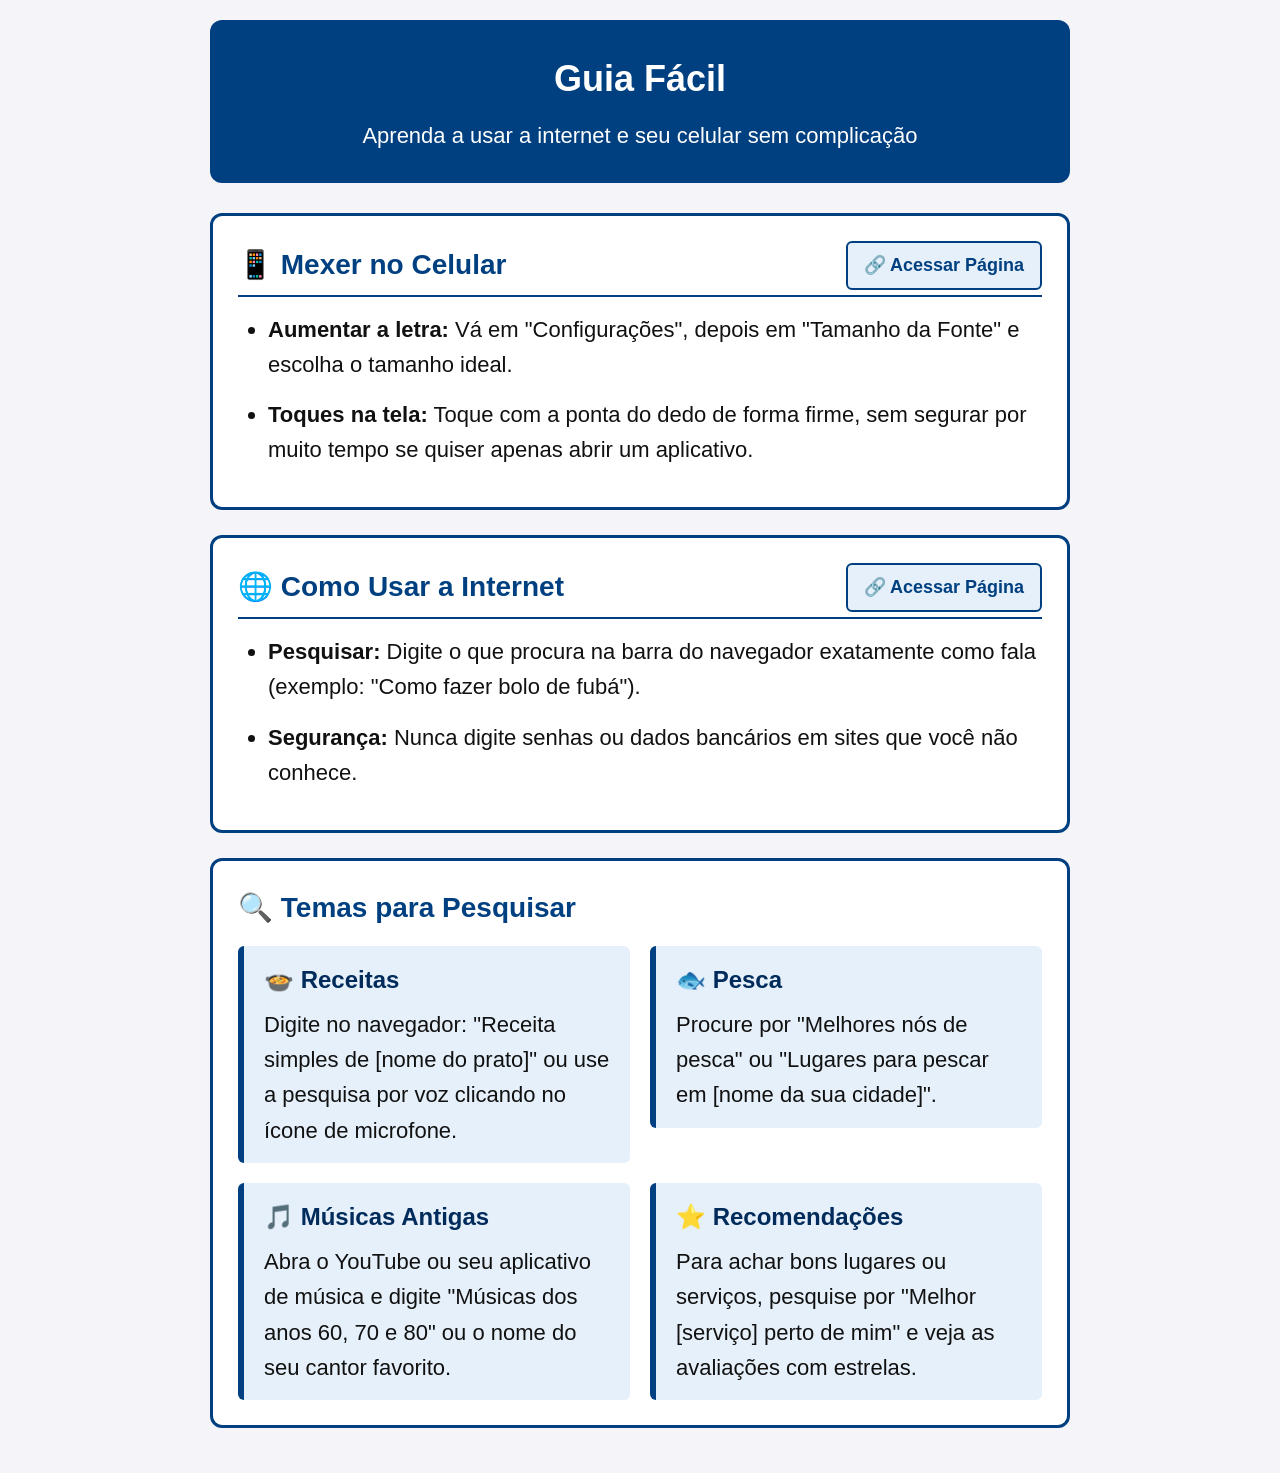
<file: index.html>
<!DOCTYPE html>
<html lang="pt-BR">
<head>
  <meta charset="UTF-8">
  <meta name="viewport" content="width=device-width, initial-scale=1.0">
  <title>Guia Fácil - Conectando Você</title>
  <link rel="stylesheet" href="style.css">
</head>
<body>

  <header>
    <h1>Guia Fácil</h1>
    <p>Aprenda a usar a internet e seu celular sem complicação</p>
  </header>

  <main>
    <!-- Card 1 -->
    <section class="card" id="card-celular">
      <div class="card-header">
        <h2>📱 Mexer no Celular</h2>
        <a href="mexer-no-celular.html" class="btn-abrir" title="Acessar página de Mexer no Celular">🔗 Acessar Página</a>
      </div>
      
      <div class="card-conteudo">
        <ul>
          <li><strong>Aumentar a letra:</strong> Vá em "Configurações", depois em "Tamanho da Fonte" e escolha o tamanho ideal.</li>
          <li><strong>Toques na tela:</strong> Toque com a ponta do dedo de forma firme, sem segurar por muito tempo se quiser apenas abrir um aplicativo.</li>
        </ul>
      </div>
    </section>

    <!-- Card 2 -->
    <section class="card" id="card-internet">
      <div class="card-header">
        <h2>🌐 Como Usar a Internet</h2>
        <a href="como-usar-internet.html" class="btn-abrir" title="Acessar página de Como Usar a Internet">🔗 Acessar Página</a>
      </div>

      <div class="card-conteudo">
        <ul>
          <li><strong>Pesquisar:</strong> Digite o que procura na barra do navegador exatamente como fala (exemplo: "Como fazer bolo de fubá").</li>
          <li><strong>Segurança:</strong> Nunca digite senhas ou dados bancários em sites que você não conhece.</li>
        </ul>
      </div>
    </section>

    <!-- Card 3 -->
    <section class="card">
      <h2>🔍 Temas para Pesquisar</h2>
      <div class="dicas-grid">
        <a href="receitas.html" class="dica-item-link">
          <div class="dica-item">
            <h3>🍲 Receitas</h3>
            <p>Digite no navegador: "Receita simples de [nome do prato]" ou use a pesquisa por voz clicando no ícone de microfone.</p>
          </div>
        </a>
        <a href="pesca.html" class="dica-item-link">
          <div class="dica-item">
            <h3>🐟 Pesca</h3>
            <p>Procure por "Melhores nós de pesca" ou "Lugares para pescar em [nome da sua cidade]".</p>
          </div>
        </a>
        <a href="musicas-antigas.html" class="dica-item-link">
          <div class="dica-item">
            <h3>🎵 Músicas Antigas</h3>
            <p>Abra o YouTube ou seu aplicativo de música e digite "Músicas dos anos 60, 70 e 80" ou o nome do seu cantor favorito.</p>
          </div>
        </a>
        <a href="recomendacoes.html" class="dica-item-link">
          <div class="dica-item">
            <h3>⭐ Recomendações</h3>
            <p>Para achar bons lugares ou serviços, pesquise por "Melhor [serviço] perto de mim" e veja as avaliações com estrelas.</p>
          </div>
        </a>
      </div>
    </section>
  </main>

</body>
</html>
</file>
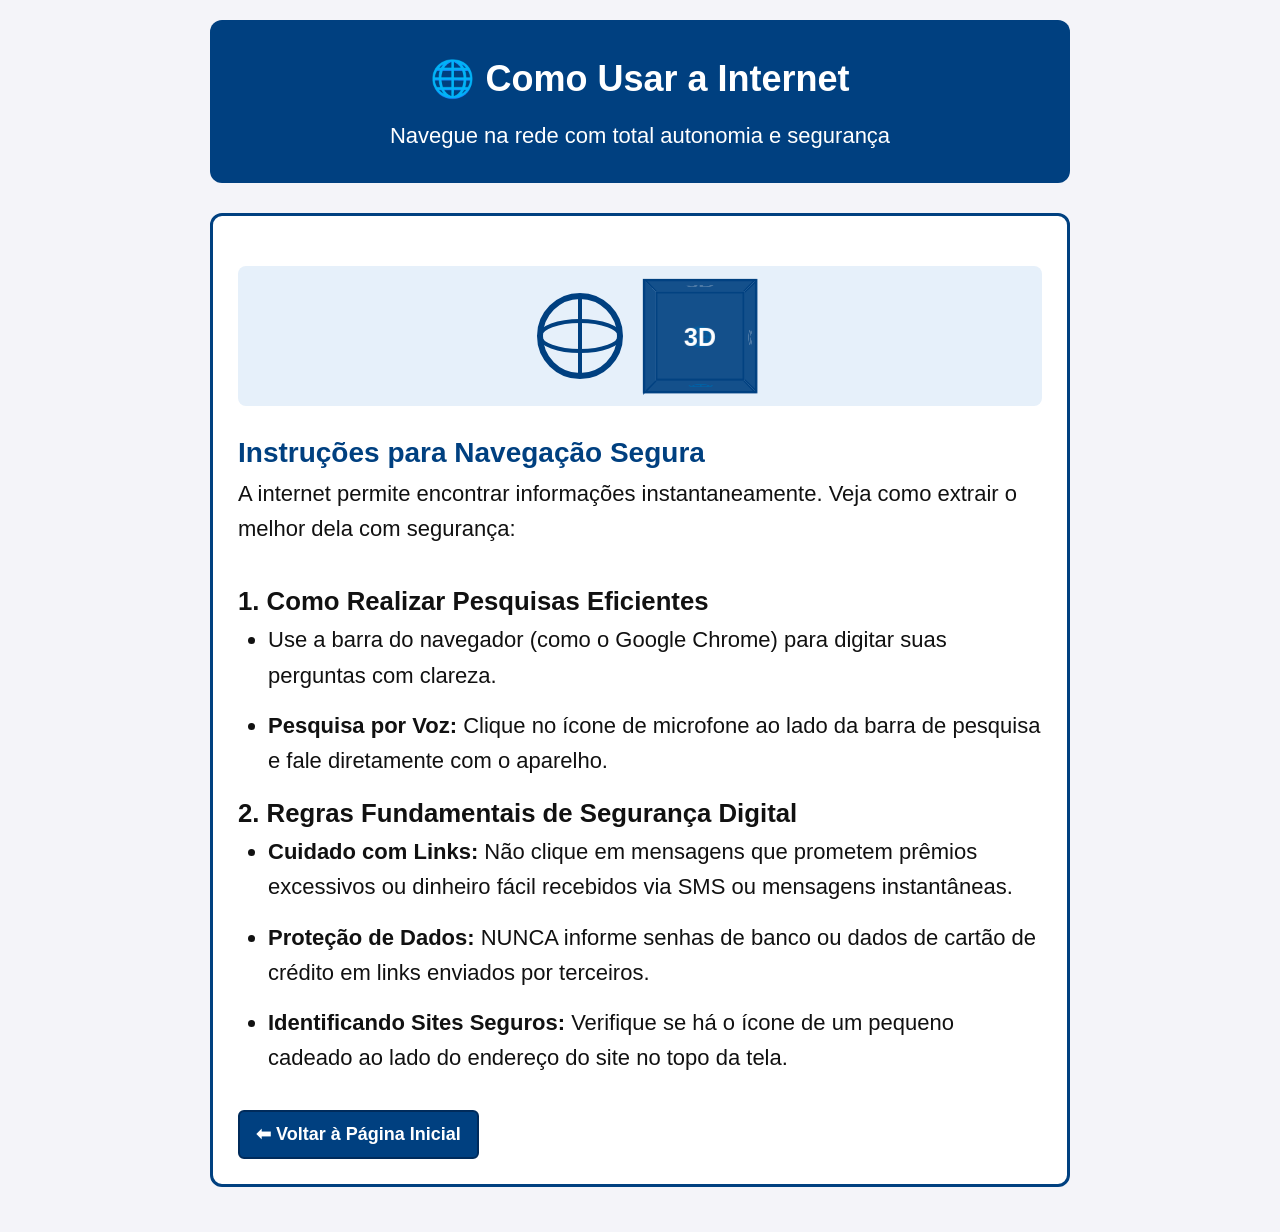
<file: como-usar-internet.html>
<!DOCTYPE html>
<html lang="pt-BR">
<head>
  <meta charset="UTF-8">
  <meta name="viewport" content="width=device-width, initial-scale=1.0">
  <title>Como Usar a Internet - Guia Fácil</title>
  <link rel="stylesheet" href="style.css">
</head>
<body>

  <header>
    <h1>🌐 Como Usar a Internet</h1>
    <p>Navegue na rede com total autonomia e segurança</p>
  </header>

  <main class="card">
    <div class="media-container">
      <svg class="figura-ilustrativa" viewBox="0 0 100 100" width="100" height="100">
        <circle cx="50" cy="50" r="40" stroke="#004080" stroke-width="6" fill="none" />
        <ellipse cx="50" cy="50" rx="40" ry="15" stroke="#004080" stroke-width="4" fill="none" />
        <line x1="50" y1="10" x2="50" y2="90" stroke="#004080" stroke-width="4" />
      </svg>
      
      <div class="scene-3d">
        <div class="cube-3d">
          <div class="cube-face front">3D</div>
          <div class="cube-face back">🌐</div>
          <div class="cube-face right">3D</div>
          <div class="cube-face left">🌐</div>
          <div class="cube-face top">3D</div>
          <div class="cube-face bottom">🌐</div>
        </div>
      </div>
    </div>

    <section class="pagina-secundaria-conteudo">
      <h2>Instruções para Navegação Segura</h2>
      <p>A internet permite encontrar informações instantaneamente. Veja como extrair o melhor dela com segurança:</p>
      <br>

      <h3>1. Como Realizar Pesquisas Eficientes</h3>
      <ul>
        <li>Use a barra do navegador (como o Google Chrome) para digitar suas perguntas com clareza.</li>
        <li><strong>Pesquisa por Voz:</strong> Clique no ícone de microfone ao lado da barra de pesquisa e fale diretamente com o aparelho.</li>
      </ul>

      <h3>2. Regras Fundamentais de Segurança Digital</h3>
      <ul>
        <li><strong>Cuidado com Links:</strong> Não clique em mensagens que prometem prêmios excessivos ou dinheiro fácil recebidos via SMS ou mensagens instantâneas.</li>
        <li><strong>Proteção de Dados:</strong> NUNCA informe senhas de banco ou dados de cartão de crédito em links enviados por terceiros.</li>
        <li><strong>Identificando Sites Seguros:</strong> Verifique se há o ícone de um pequeno cadeado ao lado do endereço do site no topo da tela.</li>
      </ul>
    </section>

    <a href="index.html" class="btn-voltar">⬅ Voltar à Página Inicial</a>
  </main>

</body>
</html>
</file>
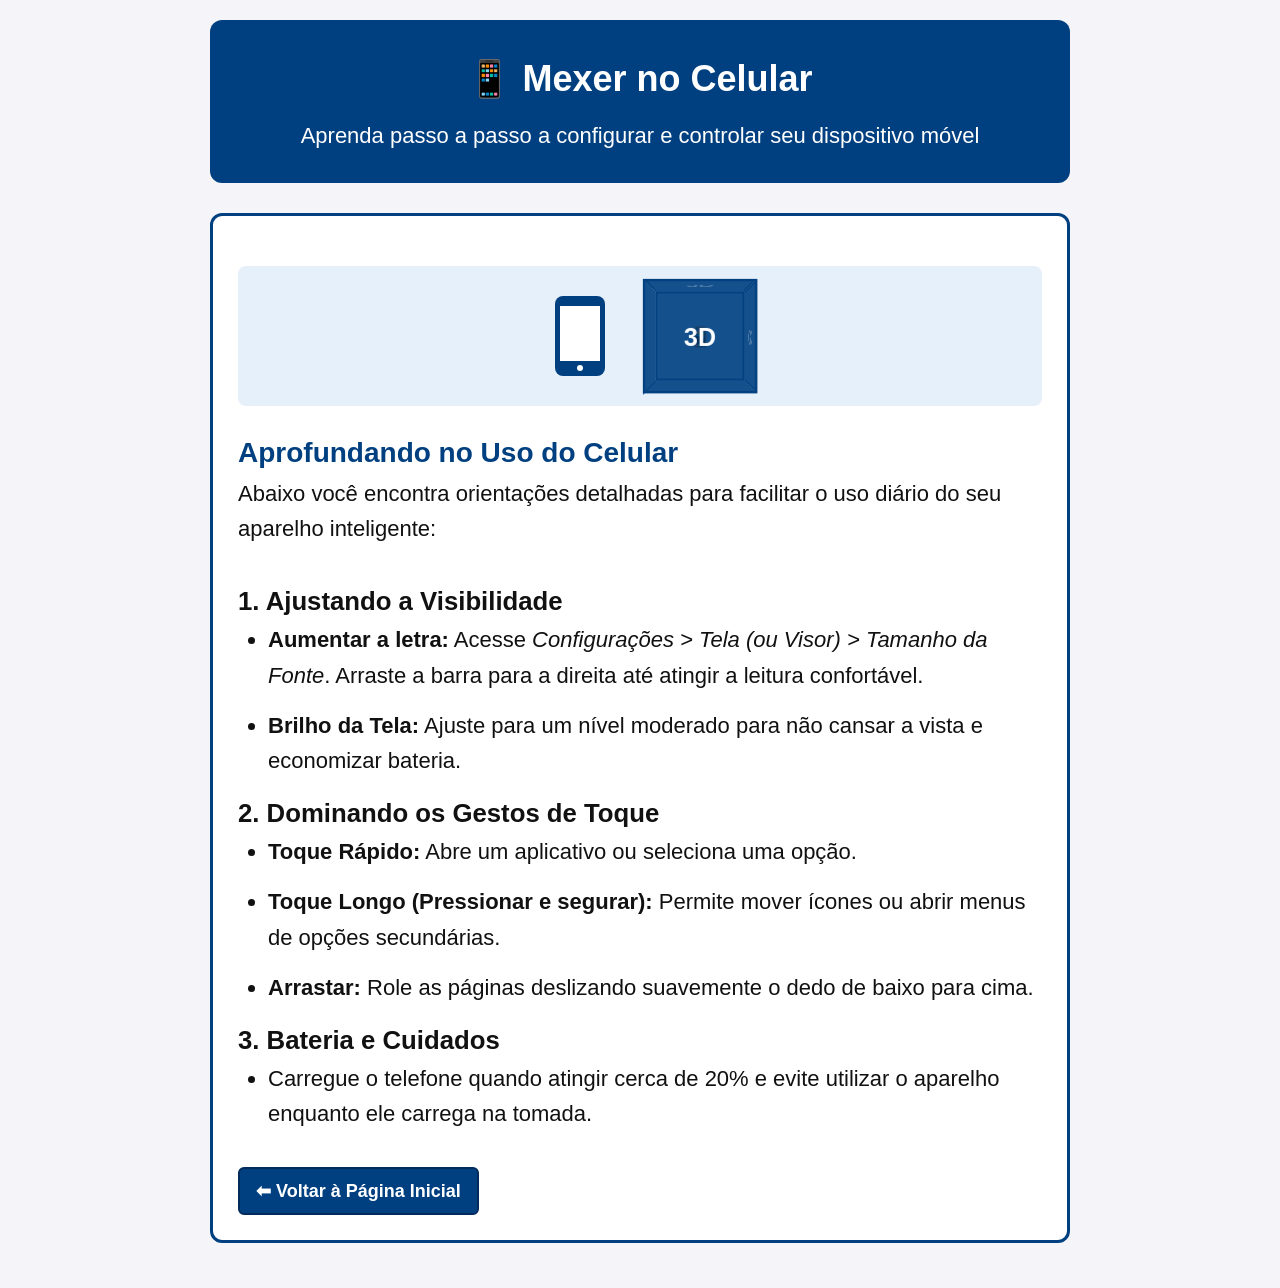
<file: mexer-no-celular.html>
<!DOCTYPE html>
<html lang="pt-BR">
<head>
  <meta charset="UTF-8">
  <meta name="viewport" content="width=device-width, initial-scale=1.0">
  <title>Mexer no Celular - Guia Fácil</title>
  <link rel="stylesheet" href="style.css">
</head>
<body>

  <header>
    <h1>📱 Mexer no Celular</h1>
    <p>Aprenda passo a passo a configurar e controlar seu dispositivo móvel</p>
  </header>

  <main class="card">
    <div class="media-container">
      <svg class="figura-ilustrativa" viewBox="0 0 100 100" width="100" height="100">
        <rect x="25" y="10" width="50" height="80" rx="8" fill="#004080" />
        <rect x="30" y="20" width="40" height="55" fill="#FFFFFF" />
        <circle cx="50" cy="82" r="3" fill="#FFFFFF" />
      </svg>
      
      <div class="scene-3d">
        <div class="cube-3d">
          <div class="cube-face front">3D</div>
          <div class="cube-face back">📱</div>
          <div class="cube-face right">3D</div>
          <div class="cube-face left">📱</div>
          <div class="cube-face top">3D</div>
          <div class="cube-face bottom">📱</div>
        </div>
      </div>
    </div>

    <section class="pagina-secundaria-conteudo">
      <h2>Aprofundando no Uso do Celular</h2>
      <p>Abaixo você encontra orientações detalhadas para facilitar o uso diário do seu aparelho inteligente:</p>
      <br>
      
      <h3>1. Ajustando a Visibilidade</h3>
      <ul>
        <li><strong>Aumentar a letra:</strong> Acesse <em>Configurações > Tela (ou Visor) > Tamanho da Fonte</em>. Arraste a barra para a direita até atingir a leitura confortável.</li>
        <li><strong>Brilho da Tela:</strong> Ajuste para um nível moderado para não cansar a vista e economizar bateria.</li>
      </ul>

      <h3>2. Dominando os Gestos de Toque</h3>
      <ul>
        <li><strong>Toque Rápido:</strong> Abre um aplicativo ou seleciona uma opção.</li>
        <li><strong>Toque Longo (Pressionar e segurar):</strong> Permite mover ícones ou abrir menus de opções secundárias.</li>
        <li><strong>Arrastar:</strong> Role as páginas deslizando suavemente o dedo de baixo para cima.</li>
      </ul>

      <h3>3. Bateria e Cuidados</h3>
      <ul>
        <li>Carregue o telefone quando atingir cerca de 20% e evite utilizar o aparelho enquanto ele carrega na tomada.</li>
      </ul>
    </section>

    <a href="index.html" class="btn-voltar">⬅ Voltar à Página Inicial</a>
  </main>

</body>
</html>
</file>
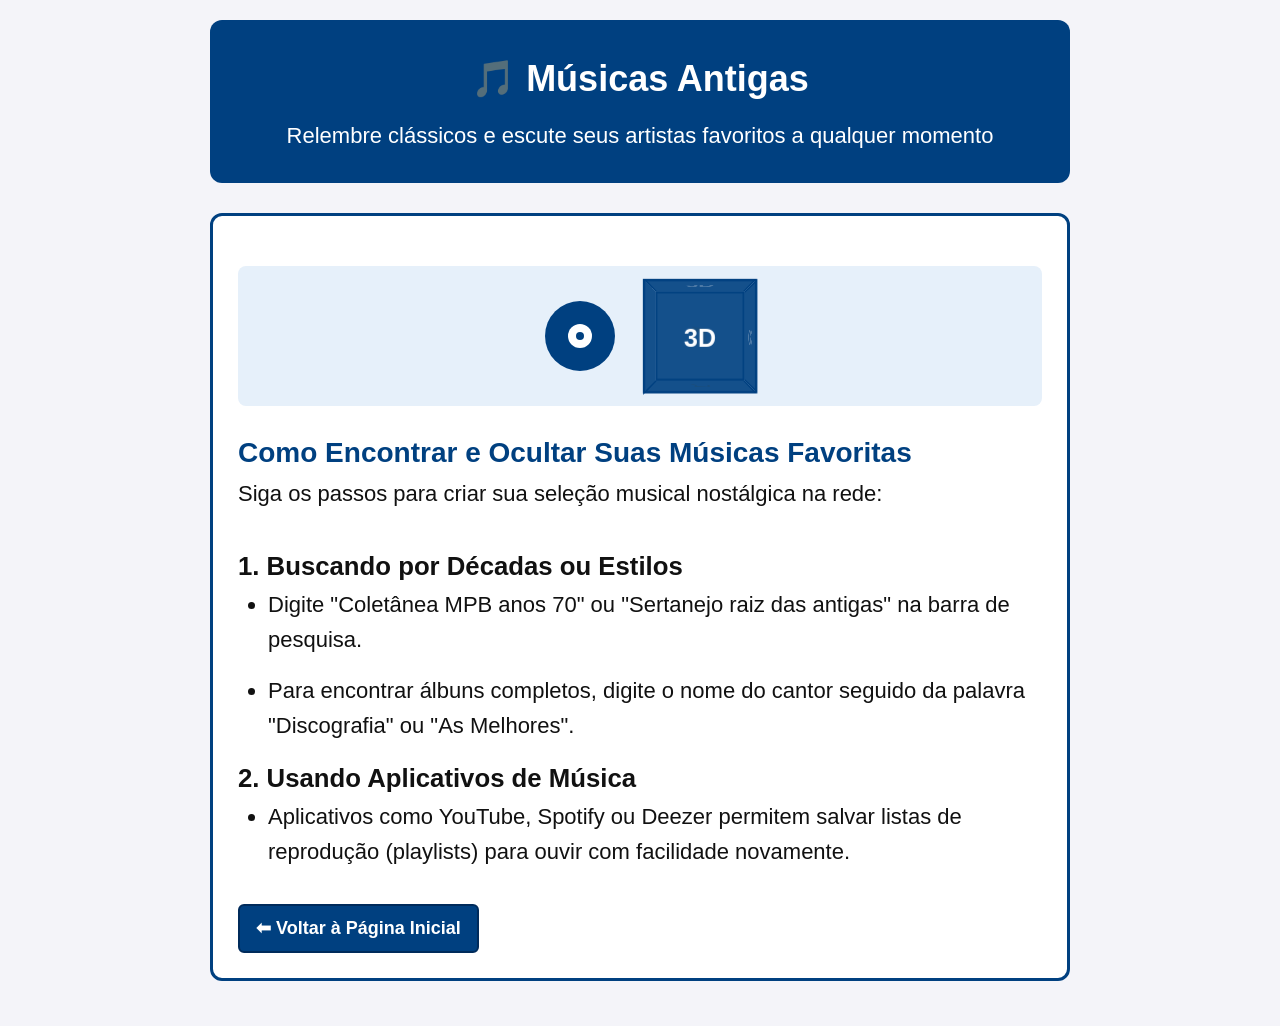
<file: musicas-antigas.html>
<!DOCTYPE html>
<html lang="pt-BR">
<head>
  <meta charset="UTF-8">
  <meta name="viewport" content="width=device-width, initial-scale=1.0">
  <title>Músicas Antigas - Guia Fácil</title>
  <link rel="stylesheet" href="style.css">
</head>
<body>

  <header>
    <h1>🎵 Músicas Antigas</h1>
    <p>Relembre clássicos e escute seus artistas favoritos a qualquer momento</p>
  </header>

  <main class="card">
    <div class="media-container">
      <svg class="figura-ilustrativa" viewBox="0 0 100 100" width="100" height="100">
        <circle cx="50" cy="50" r="35" fill="#004080" />
        <circle cx="50" cy="50" r="12" fill="#FFFFFF" />
        <circle cx="50" cy="50" r="4" fill="#004080" />
      </svg>

      <div class="scene-3d">
        <div class="cube-3d">
          <div class="cube-face front">3D</div>
          <div class="cube-face back">🎵</div>
          <div class="cube-face right">3D</div>
          <div class="cube-face left">🎵</div>
          <div class="cube-face top">3D</div>
          <div class="cube-face bottom">🎵</div>
        </div>
      </div>
    </div>

    <section class="pagina-secundaria-conteudo">
      <h2>Como Encontrar e Ocultar Suas Músicas Favoritas</h2>
      <p>Siga os passos para criar sua seleção musical nostálgica na rede:</p>
      <br>

      <h3>1. Buscando por Décadas ou Estilos</h3>
      <ul>
        <li>Digite "Coletânea MPB anos 70" ou "Sertanejo raiz das antigas" na barra de pesquisa.</li>
        <li>Para encontrar álbuns completos, digite o nome do cantor seguido da palavra "Discografia" ou "As Melhores".</li>
      </ul>

      <h3>2. Usando Aplicativos de Música</h3>
      <ul>
        <li>Aplicativos como YouTube, Spotify ou Deezer permitem salvar listas de reprodução (playlists) para ouvir com facilidade novamente.</li>
      </ul>
    </section>

    <a href="index.html" class="btn-voltar">⬅ Voltar à Página Inicial</a>
  </main>

</body>
</html>
</file>
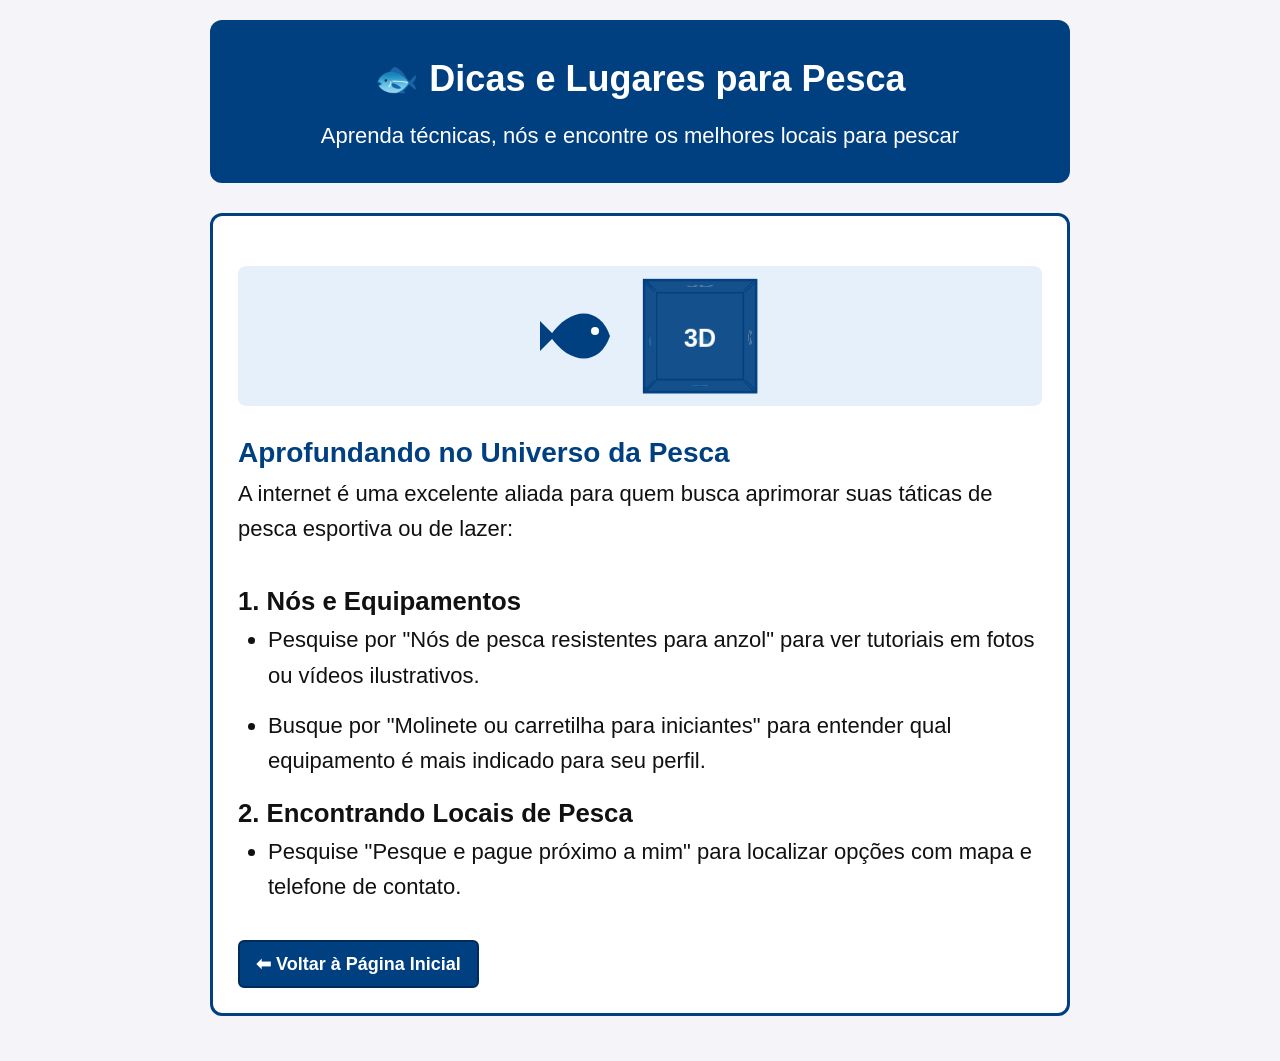
<file: pesca.html>
<!DOCTYPE html>
<html lang="pt-BR">
<head>
  <meta charset="UTF-8">
  <meta name="viewport" content="width=device-width, initial-scale=1.0">
  <title>Pesca - Guia Fácil</title>
  <link rel="stylesheet" href="style.css">
</head>
<body>

  <header>
    <h1>🐟 Dicas e Lugares para Pesca</h1>
    <p>Aprenda técnicas, nós e encontre os melhores locais para pescar</p>
  </header>

  <main class="card">
    <div class="media-container">
      <svg class="figura-ilustrativa" viewBox="0 0 100 100" width="100" height="100">
        <path d="M 20 50 C 40 20, 70 20, 80 50 C 70 80, 40 80, 20 50 Z" fill="#004080" />
        <polygon points="10,35 25,50 10,65" fill="#004080" />
        <circle cx="65" cy="45" r="4" fill="#FFFFFF" />
      </svg>

      <div class="scene-3d">
        <div class="cube-3d">
          <div class="cube-face front">3D</div>
          <div class="cube-face back">🐟</div>
          <div class="cube-face right">3D</div>
          <div class="cube-face left">🐟</div>
          <div class="cube-face top">3D</div>
          <div class="cube-face bottom">🐟</div>
        </div>
      </div>
    </div>

    <section class="pagina-secundaria-conteudo">
      <h2>Aprofundando no Universo da Pesca</h2>
      <p>A internet é uma excelente aliada para quem busca aprimorar suas táticas de pesca esportiva ou de lazer:</p>
      <br>

      <h3>1. Nós e Equipamentos</h3>
      <ul>
        <li>Pesquise por "Nós de pesca resistentes para anzol" para ver tutoriais em fotos ou vídeos ilustrativos.</li>
        <li>Busque por "Molinete ou carretilha para iniciantes" para entender qual equipamento é mais indicado para seu perfil.</li>
      </ul>

      <h3>2. Encontrando Locais de Pesca</h3>
      <ul>
        <li>Pesquise "Pesque e pague próximo a mim" para localizar opções com mapa e telefone de contato.</li>
      </ul>
    </section>

    <a href="index.html" class="btn-voltar">⬅ Voltar à Página Inicial</a>
  </main>

</body>
</html>
</file>
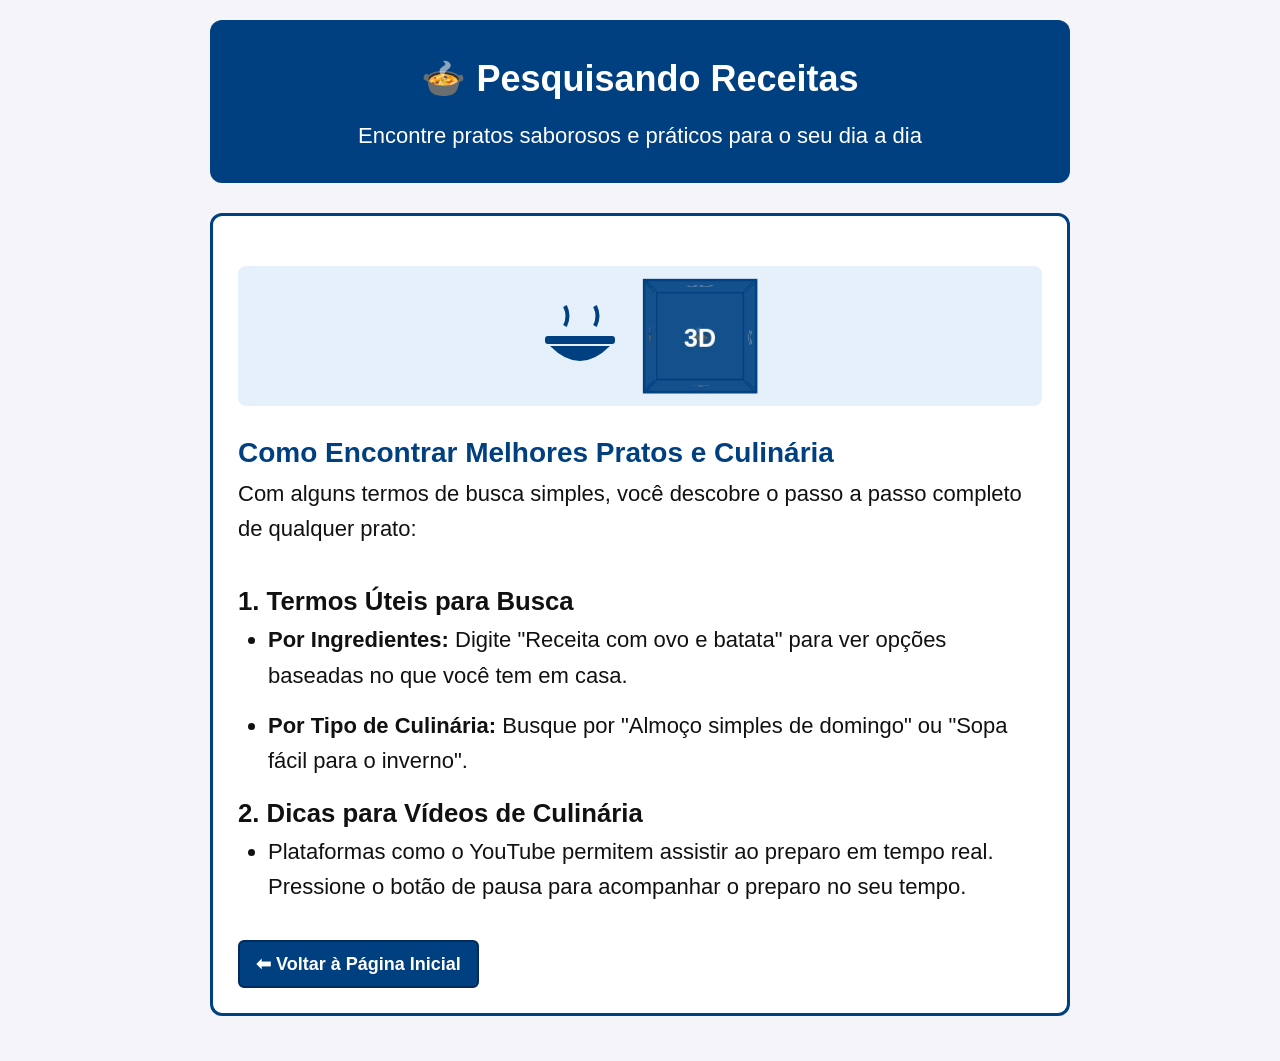
<file: receitas.html>
<!DOCTYPE html>
<html lang="pt-BR">
<head>
  <meta charset="UTF-8">
  <meta name="viewport" content="width=device-width, initial-scale=1.0">
  <title>Receitas - Guia Fácil</title>
  <link rel="stylesheet" href="style.css">
</head>
<body>

  <header>
    <h1>🍲 Pesquisando Receitas</h1>
    <p>Encontre pratos saborosos e práticos para o seu dia a dia</p>
  </header>

  <main class="card">
    <div class="media-container">
      <svg class="figura-ilustrativa" viewBox="0 0 100 100" width="100" height="100">
        <path d="M 20 60 Q 50 90 80 60 Z" fill="#004080" />
        <rect x="15" y="50" width="70" height="8" fill="#004080" rx="3" />
        <path d="M 35 40 Q 40 30 35 20" stroke="#004080" stroke-width="4" fill="none" />
        <path d="M 65 40 Q 70 30 65 20" stroke="#004080" stroke-width="4" fill="none" />
      </svg>

      <div class="scene-3d">
        <div class="cube-3d">
          <div class="cube-face front">3D</div>
          <div class="cube-face back">🍲</div>
          <div class="cube-face right">3D</div>
          <div class="cube-face left">🍲</div>
          <div class="cube-face top">3D</div>
          <div class="cube-face bottom">🍲</div>
        </div>
      </div>
    </div>

    <section class="pagina-secundaria-conteudo">
      <h2>Como Encontrar Melhores Pratos e Culinária</h2>
      <p>Com alguns termos de busca simples, você descobre o passo a passo completo de qualquer prato:</p>
      <br>

      <h3>1. Termos Úteis para Busca</h3>
      <ul>
        <li><strong>Por Ingredientes:</strong> Digite "Receita com ovo e batata" para ver opções baseadas no que você tem em casa.</li>
        <li><strong>Por Tipo de Culinária:</strong> Busque por "Almoço simples de domingo" ou "Sopa fácil para o inverno".</li>
      </ul>

      <h3>2. Dicas para Vídeos de Culinária</h3>
      <ul>
        <li>Plataformas como o YouTube permitem assistir ao preparo em tempo real. Pressione o botão de pausa para acompanhar o preparo no seu tempo.</li>
      </ul>
    </section>

    <a href="index.html" class="btn-voltar">⬅ Voltar à Página Inicial</a>
  </main>

</body>
</html>
</file>
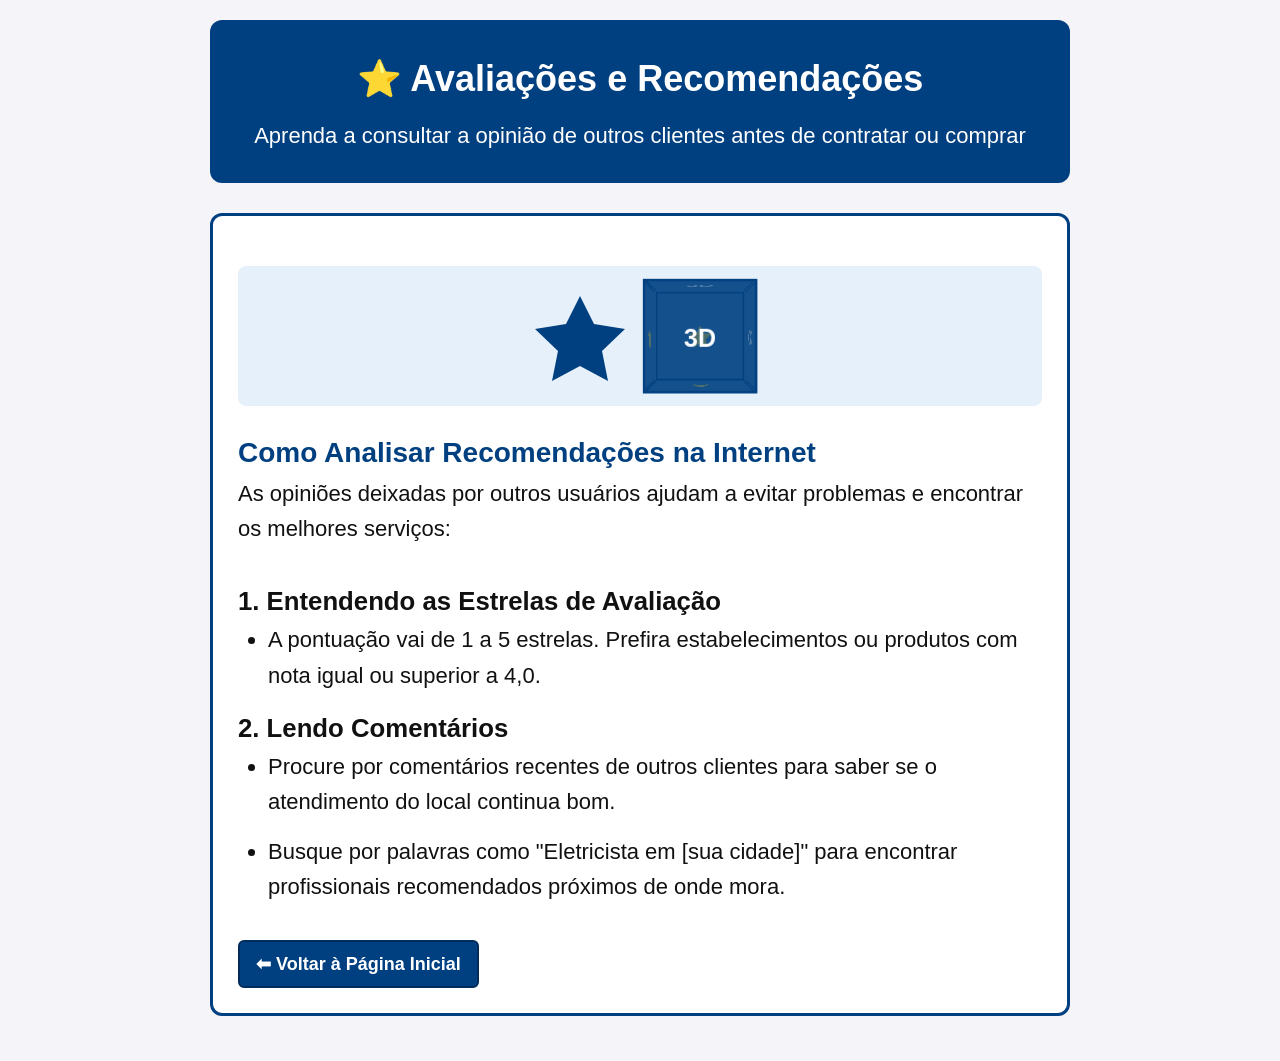
<file: recomendacoes.html>
<!DOCTYPE html>
<html lang="pt-BR">
<head>
  <meta charset="UTF-8">
  <meta name="viewport" content="width=device-width, initial-scale=1.0">
  <title>Recomendações - Guia Fácil</title>
  <link rel="stylesheet" href="style.css">
</head>
<body>

  <header>
    <h1>⭐ Avaliações e Recomendações</h1>
    <p>Aprenda a consultar a opinião de outros clientes antes de contratar ou comprar</p>
  </header>

  <main class="card">
    <div class="media-container">
      <svg class="figura-ilustrativa" viewBox="0 0 100 100" width="100" height="100">
        <polygon points="50,10 64,38 95,43 72,65 78,95 50,80 22,95 28,65 5,43 36,38" fill="#004080" />
      </svg>

      <div class="scene-3d">
        <div class="cube-3d">
          <div class="cube-face front">3D</div>
          <div class="cube-face back">⭐</div>
          <div class="cube-face right">3D</div>
          <div class="cube-face left">⭐</div>
          <div class="cube-face top">3D</div>
          <div class="cube-face bottom">⭐</div>
        </div>
      </div>
    </div>

    <section class="pagina-secundaria-conteudo">
      <h2>Como Analisar Recomendações na Internet</h2>
      <p>As opiniões deixadas por outros usuários ajudam a evitar problemas e encontrar os melhores serviços:</p>
      <br>

      <h3>1. Entendendo as Estrelas de Avaliação</h3>
      <ul>
        <li>A pontuação vai de 1 a 5 estrelas. Prefira estabelecimentos ou produtos com nota igual ou superior a 4,0.</li>
      </ul>

      <h3>2. Lendo Comentários</h3>
      <ul>
        <li>Procure por comentários recentes de outros clientes para saber se o atendimento do local continua bom.</li>
        <li>Busque por palavras como "Eletricista em [sua cidade]" para encontrar profissionais recomendados próximos de onde mora.</li>
      </ul>
    </section>

    <a href="index.html" class="btn-voltar">⬅ Voltar à Página Inicial</a>
  </main>

</body>
</html>
</file>
<file: style.css>
/* Configurações Globais de Acessibilidade */
* {
  box-sizing: border-box;
  margin: 0;
  padding: 0;
}

body {
  font-family: Arial, Helvetica, sans-serif;
  font-size: 22px;
  line-height: 1.6;
  background-color: #F4F4F9;
  color: #111111;
  padding: 20px;
}

/* Cabeçalho */
header {
  background-color: #004080;
  color: #FFFFFF;
  text-align: center;
  padding: 30px 20px;
  border-radius: 12px;
  margin-bottom: 30px;
}

header h1 {
  font-size: 36px;
  margin-bottom: 10px;
}

/* Cartões de Conteúdo */
.card {
  background-color: #FFFFFF;
  border: 3px solid #004080;
  border-radius: 12px;
  padding: 25px;
  margin-bottom: 25px;
  transition: transform 0.3s ease, box-shadow 0.3s ease;
}

.card-header {
  display: flex;
  justify-content: space-between;
  align-items: center;
  margin-bottom: 15px;
  border-bottom: 2px solid #004080;
  padding-bottom: 5px;
}

h2 {
  color: #004080;
  font-size: 28px;
  margin: 0;
}

/* Botões de Ação */
.btn-abrir, .btn-voltar {
  font-size: 18px;
  text-decoration: none;
  font-weight: bold;
  padding: 8px 16px;
  border-radius: 6px;
  display: inline-block;
}

.btn-abrir {
  background-color: #E6F0FA;
  color: #004080;
  border: 2px solid #004080;
}

.btn-abrir:hover {
  background-color: #004080;
  color: #FFFFFF;
}

.btn-voltar {
  background-color: #004080;
  color: #FFFFFF;
  margin-top: 20px;
  border: 2px solid #002B5B;
}

.btn-voltar:hover {
  background-color: #002B5B;
}

ul, ol {
  padding-left: 30px;
}

li {
  margin-bottom: 15px;
}

/* Grade e links para as Dicas de Pesquisa */
.dicas-grid {
  display: flex;
  flex-direction: column;
  gap: 20px;
  margin-top: 15px;
}

.dica-item-link {
  text-decoration: none;
  color: inherit;
}

.dica-item {
  background-color: #E6F0FA;
  border-left: 6px solid #004080;
  padding: 15px 20px;
  border-radius: 6px;
  transition: background-color 0.2s ease;
}

.dica-item:hover {
  background-color: #D0E3F7;
}

.dica-item h3 {
  color: #002B5B;
  font-size: 24px;
  margin-bottom: 8px;
}

/* Estilos de Páginas Secundárias e Mídia */
.pagina-secundaria-conteudo {
  margin-top: 20px;
}

.media-container {
  display: flex;
  flex-wrap: wrap;
  gap: 20px;
  align-items: center;
  justify-content: center;
  margin: 25px 0;
  background-color: #E6F0FA;
  padding: 20px;
  border-radius: 8px;
}

.figura-ilustrativa {
  max-width: 200px;
  height: auto;
}

/* Formas Geométricas 3D em CSS */
.scene-3d {
  width: 100px;
  height: 100px;
  perspective: 400px;
}

.cube-3d {
  width: 100%;
  height: 100%;
  position: relative;
  transform-style: preserve-3d;
  animation: rotate3d 8s infinite linear;
}

.cube-face {
  position: absolute;
  width: 100px;
  height: 100px;
  background: rgba(0, 64, 128, 0.7);
  border: 2px solid #004080;
  line-height: 100px;
  text-align: center;
  font-weight: bold;
  color: white;
}

.cube-face.front  { transform: rotateY(0deg) translateZ(50px); }
.cube-face.back   { transform: rotateY(180deg) translateZ(50px); }
.cube-face.right  { transform: rotateY(90deg) translateZ(50px); }
.cube-face.left   { transform: rotateY(-90deg) translateZ(50px); }
.cube-face.top    { transform: rotateX(90deg) translateZ(50px); }
.cube-face.bottom { transform: rotateX(-90deg) translateZ(50px); }

@keyframes rotate3d {
  from { transform: rotateX(0deg) rotateY(0deg); }
  to   { transform: rotateX(360deg) rotateY(360deg); }
}

/* Responsividade */
@media (min-width: 768px) {
  body {
    max-width: 900px;
    margin: 0 auto;
  }
  
  .dicas-grid {
    display: grid;
    grid-template-columns: 1fr 1fr;
  }
}
</file>
